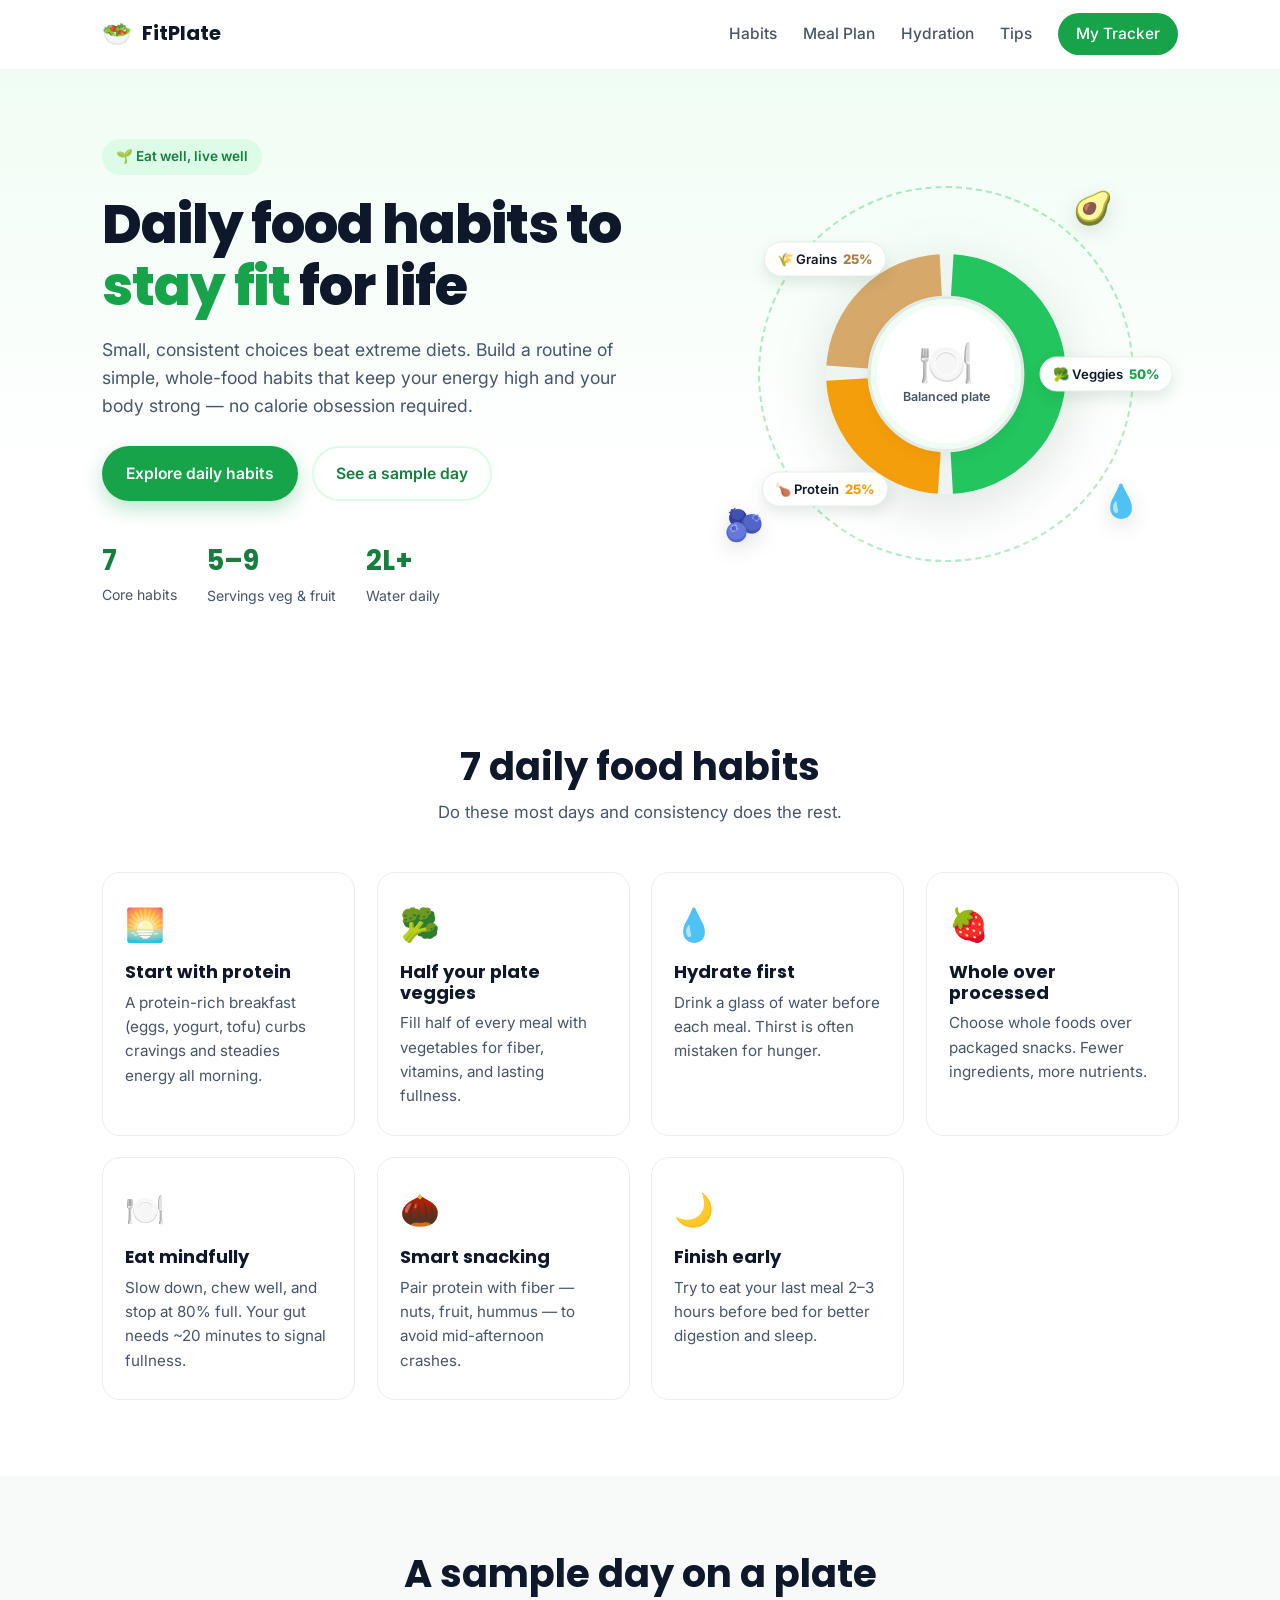
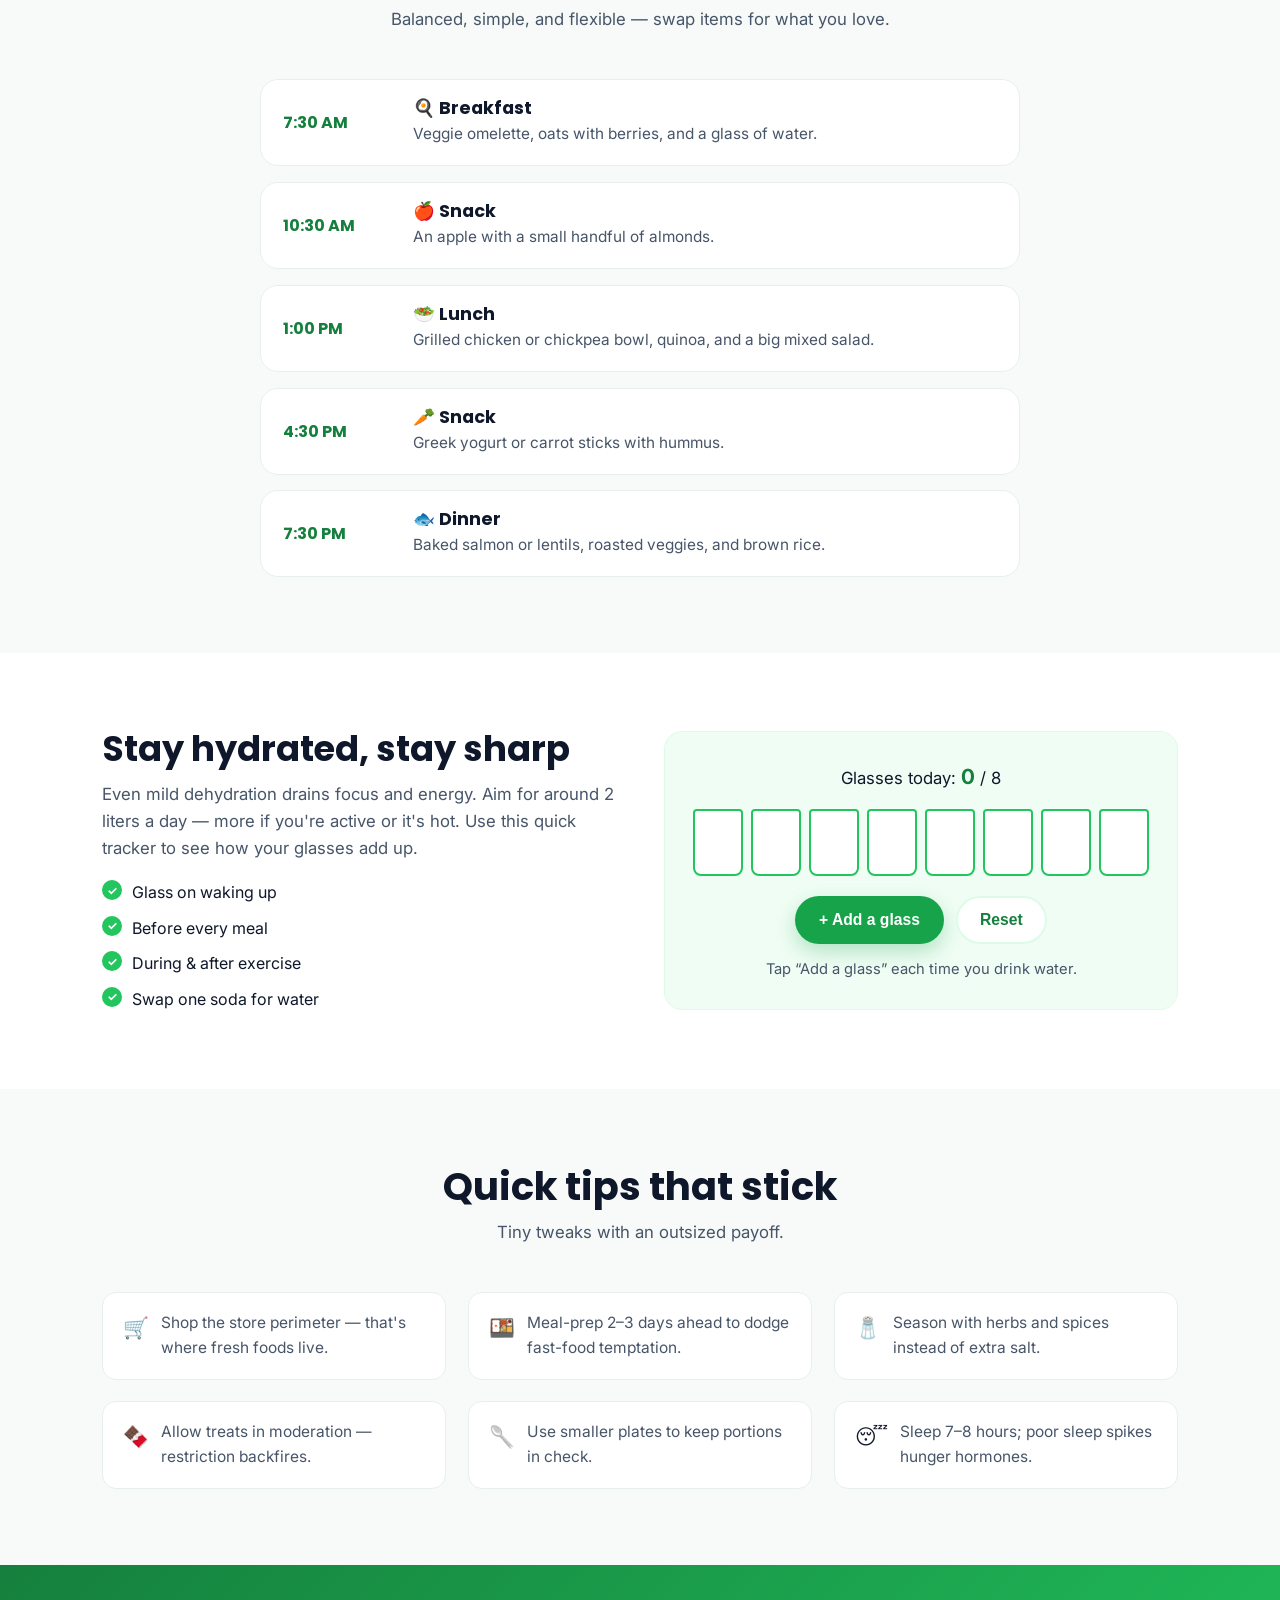
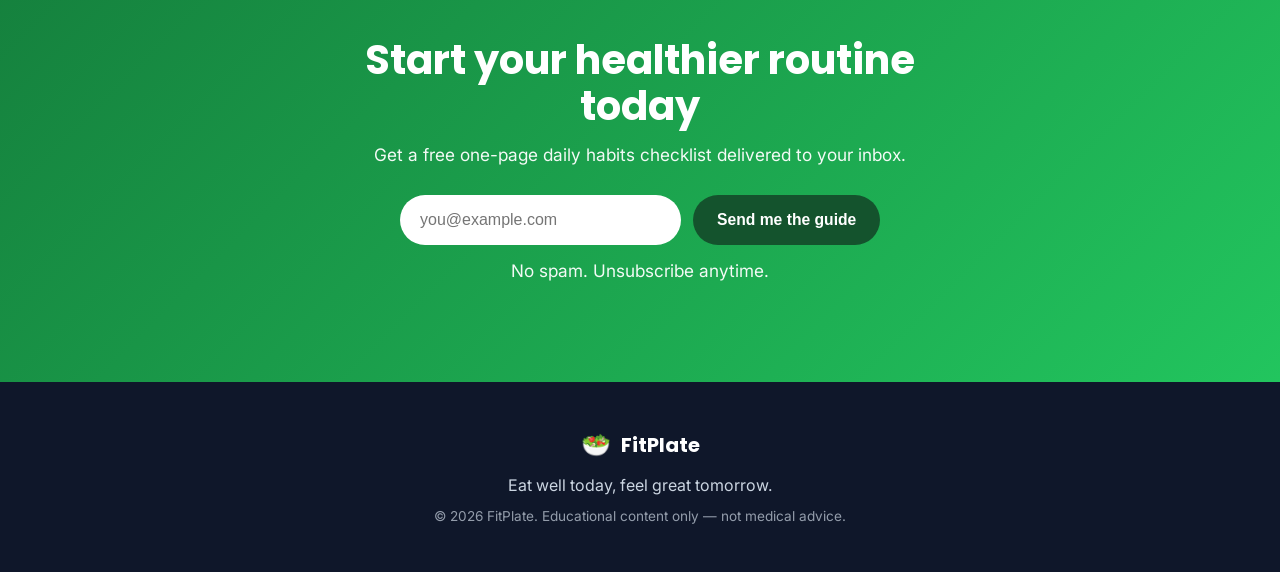
<file: index.html>
<!DOCTYPE html>
<html lang="en">
<head>
  <meta charset="UTF-8" />
  <meta name="viewport" content="width=device-width, initial-scale=1.0" />
  <meta name="description" content="FitPlate — simple daily food habits to stay fit, energized, and healthy for life." />
  <title>FitPlate — Daily Food Habits to Stay Fit</title>
  <link rel="preconnect" href="https://fonts.googleapis.com" />
  <link rel="preconnect" href="https://fonts.gstatic.com" crossorigin />
  <link href="https://fonts.googleapis.com/css2?family=Poppins:wght@400;500;600;700;800&family=Inter:wght@400;500;600&display=swap" rel="stylesheet" />
  <link rel="stylesheet" href="styles.css" />
</head>
<body>
  <!-- Navbar -->
  <header class="nav" id="top">
    <div class="container nav__inner">
      <a href="#top" class="brand">
        <span class="brand__logo">🥗</span>
        <span class="brand__name">FitPlate</span>
      </a>
      <nav class="nav__links" id="navLinks">
        <a href="#habits">Habits</a>
        <a href="#meals">Meal Plan</a>
        <a href="#hydration">Hydration</a>
        <a href="#tips">Tips</a>
        <a href="tracker.html" class="nav__cta">My Tracker</a>
      </nav>
      <button class="nav__toggle" id="navToggle" aria-label="Toggle navigation" aria-expanded="false">
        <span></span><span></span><span></span>
      </button>
    </div>
  </header>

  <!-- Hero -->
  <section class="hero">
    <div class="container hero__inner">
      <div class="hero__content">
        <span class="badge">🌱 Eat well, live well</span>
        <h1>Daily food habits to <span class="accent">stay fit</span> for life</h1>
        <p class="hero__sub">
          Small, consistent choices beat extreme diets. Build a routine of simple,
          whole-food habits that keep your energy high and your body strong — no
          calorie obsession required.
        </p>
        <div class="hero__actions">
          <a href="#habits" class="btn btn--primary">Explore daily habits</a>
          <a href="#meals" class="btn btn--ghost">See a sample day</a>
        </div>
        <div class="hero__stats">
          <div class="stat"><strong id="statHabits">7</strong><span>Core habits</span></div>
          <div class="stat"><strong>5–9</strong><span>Servings veg &amp; fruit</span></div>
          <div class="stat"><strong>2L+</strong><span>Water daily</span></div>
        </div>
      </div>
      <div class="hero__art" aria-hidden="true">
        <div class="orbit"></div>
        <div class="donut">
          <svg viewBox="0 0 200 200" class="donut__svg">
            <circle class="seg seg--track" cx="100" cy="100" r="62"></circle>
            <circle class="seg seg--veg" cx="100" cy="100" r="62"></circle>
            <circle class="seg seg--protein" cx="100" cy="100" r="62"></circle>
            <circle class="seg seg--grain" cx="100" cy="100" r="62"></circle>
          </svg>
          <div class="donut__center">
            <span class="donut__icon">🍽️</span>
            <small>Balanced plate</small>
          </div>
          <span class="seg-label seg-label--veg">🥦 Veggies <b>50%</b></span>
          <span class="seg-label seg-label--protein">🍗 Protein <b>25%</b></span>
          <span class="seg-label seg-label--grain">🌾 Grains <b>25%</b></span>
        </div>
        <div class="float float--1">🥑</div>
        <div class="float float--2">🫐</div>
        <div class="float float--3">💧</div>
      </div>
    </div>
  </section>

  <!-- Habits -->
  <section class="section" id="habits">
    <div class="container">
      <div class="section__head">
        <h2>7 daily food habits</h2>
        <p>Do these most days and consistency does the rest.</p>
      </div>
      <div class="grid grid--habits">
        <article class="card">
          <div class="card__icon">🌅</div>
          <h3>Start with protein</h3>
          <p>A protein-rich breakfast (eggs, yogurt, tofu) curbs cravings and steadies energy all morning.</p>
        </article>
        <article class="card">
          <div class="card__icon">🥦</div>
          <h3>Half your plate veggies</h3>
          <p>Fill half of every meal with vegetables for fiber, vitamins, and lasting fullness.</p>
        </article>
        <article class="card">
          <div class="card__icon">💧</div>
          <h3>Hydrate first</h3>
          <p>Drink a glass of water before each meal. Thirst is often mistaken for hunger.</p>
        </article>
        <article class="card">
          <div class="card__icon">🍓</div>
          <h3>Whole over processed</h3>
          <p>Choose whole foods over packaged snacks. Fewer ingredients, more nutrients.</p>
        </article>
        <article class="card">
          <div class="card__icon">🍽️</div>
          <h3>Eat mindfully</h3>
          <p>Slow down, chew well, and stop at 80% full. Your gut needs ~20 minutes to signal fullness.</p>
        </article>
        <article class="card">
          <div class="card__icon">🌰</div>
          <h3>Smart snacking</h3>
          <p>Pair protein with fiber — nuts, fruit, hummus — to avoid mid-afternoon crashes.</p>
        </article>
        <article class="card">
          <div class="card__icon">🌙</div>
          <h3>Finish early</h3>
          <p>Try to eat your last meal 2–3 hours before bed for better digestion and sleep.</p>
        </article>
      </div>
    </div>
  </section>

  <!-- Meal plan -->
  <section class="section section--alt" id="meals">
    <div class="container">
      <div class="section__head">
        <h2>A sample day on a plate</h2>
        <p>Balanced, simple, and flexible — swap items for what you love.</p>
      </div>
      <div class="timeline">
        <div class="meal">
          <div class="meal__time">7:30 AM</div>
          <div class="meal__body">
            <h3>🍳 Breakfast</h3>
            <p>Veggie omelette, oats with berries, and a glass of water.</p>
          </div>
        </div>
        <div class="meal">
          <div class="meal__time">10:30 AM</div>
          <div class="meal__body">
            <h3>🍎 Snack</h3>
            <p>An apple with a small handful of almonds.</p>
          </div>
        </div>
        <div class="meal">
          <div class="meal__time">1:00 PM</div>
          <div class="meal__body">
            <h3>🥗 Lunch</h3>
            <p>Grilled chicken or chickpea bowl, quinoa, and a big mixed salad.</p>
          </div>
        </div>
        <div class="meal">
          <div class="meal__time">4:30 PM</div>
          <div class="meal__body">
            <h3>🥕 Snack</h3>
            <p>Greek yogurt or carrot sticks with hummus.</p>
          </div>
        </div>
        <div class="meal">
          <div class="meal__time">7:30 PM</div>
          <div class="meal__body">
            <h3>🐟 Dinner</h3>
            <p>Baked salmon or lentils, roasted veggies, and brown rice.</p>
          </div>
        </div>
      </div>
    </div>
  </section>

  <!-- Hydration -->
  <section class="section" id="hydration">
    <div class="container hydration">
      <div class="hydration__text">
        <h2>Stay hydrated, stay sharp</h2>
        <p>
          Even mild dehydration drains focus and energy. Aim for around 2 liters a
          day — more if you're active or it's hot. Use this quick tracker to see how
          your glasses add up.
        </p>
        <ul class="check">
          <li>Glass on waking up</li>
          <li>Before every meal</li>
          <li>During &amp; after exercise</li>
          <li>Swap one soda for water</li>
        </ul>
      </div>
      <div class="hydration__tracker">
        <p class="tracker__label">Glasses today: <strong id="glassCount">0</strong> / 8</p>
        <div class="glasses" id="glasses"></div>
        <div class="tracker__actions">
          <button class="btn btn--primary" id="addGlass">+ Add a glass</button>
          <button class="btn btn--ghost" id="resetGlass">Reset</button>
        </div>
        <p class="tracker__msg" id="trackerMsg">Tap “Add a glass” each time you drink water.</p>
      </div>
    </div>
  </section>

  <!-- Tips -->
  <section class="section section--alt" id="tips">
    <div class="container">
      <div class="section__head">
        <h2>Quick tips that stick</h2>
        <p>Tiny tweaks with an outsized payoff.</p>
      </div>
      <div class="grid grid--tips">
        <div class="tip">🛒 <span>Shop the store perimeter — that's where fresh foods live.</span></div>
        <div class="tip">🍱 <span>Meal-prep 2–3 days ahead to dodge fast-food temptation.</span></div>
        <div class="tip">🧂 <span>Season with herbs and spices instead of extra salt.</span></div>
        <div class="tip">🍫 <span>Allow treats in moderation — restriction backfires.</span></div>
        <div class="tip">🥄 <span>Use smaller plates to keep portions in check.</span></div>
        <div class="tip">😴 <span>Sleep 7–8 hours; poor sleep spikes hunger hormones.</span></div>
      </div>
    </div>
  </section>

  <!-- CTA -->
  <section class="cta" id="cta">
    <div class="container cta__inner">
      <h2>Start your healthier routine today</h2>
      <p>Get a free one-page daily habits checklist delivered to your inbox.</p>
      <form class="cta__form" id="ctaForm" novalidate>
        <input type="email" id="email" placeholder="you@example.com" aria-label="Email address" required />
        <button type="submit" class="btn btn--primary">Send me the guide</button>
      </form>
      <p class="cta__note" id="ctaNote">No spam. Unsubscribe anytime.</p>
    </div>
  </section>

  <!-- Footer -->
  <footer class="footer">
    <div class="container footer__inner">
      <div class="brand">
        <span class="brand__logo">🥗</span>
        <span class="brand__name">FitPlate</span>
      </div>
      <p>Eat well today, feel great tomorrow.</p>
      <p class="footer__copy">© <span id="year"></span> FitPlate. Educational content only — not medical advice.</p>
    </div>
  </footer>

  <script src="script.js"></script>
</body>
</html>
</file>
<file: styles.css>
:root {
  --green-900: #14532d;
  --green-700: #15803d;
  --green-600: #16a34a;
  --green-500: #22c55e;
  --green-100: #dcfce7;
  --green-50: #f0fdf4;
  --amber-500: #f59e0b;
  --ink: #0f172a;
  --muted: #475569;
  --bg: #ffffff;
  --bg-alt: #f7faf8;
  --card: #ffffff;
  --border: #e6efe8;
  --shadow: 0 10px 30px rgba(16, 70, 40, 0.08);
  --shadow-lg: 0 24px 50px rgba(16, 70, 40, 0.16);
  --radius: 18px;
  --maxw: 1120px;
  /* Framer-Motion-style easing curves */
  --ease-out: cubic-bezier(0.22, 1, 0.36, 1);     /* expo-out, smooth settle */
  --ease-spring: cubic-bezier(0.34, 1.56, 0.64, 1); /* slight overshoot */
  --ease-soft: cubic-bezier(0.4, 0, 0.2, 1);
}

* { box-sizing: border-box; margin: 0; padding: 0; }

html { scroll-behavior: smooth; }

body {
  font-family: "Inter", system-ui, -apple-system, sans-serif;
  color: var(--ink);
  background: var(--bg);
  line-height: 1.6;
  -webkit-font-smoothing: antialiased;
}

h1, h2, h3, .brand__name { font-family: "Poppins", sans-serif; line-height: 1.15; }

.container { width: 100%; max-width: var(--maxw); margin: 0 auto; padding: 0 22px; }

.accent { color: var(--green-600); }

/* Buttons */
.btn {
  position: relative; overflow: hidden;
  display: inline-flex; align-items: center; justify-content: center;
  gap: 8px; padding: 13px 22px; border-radius: 999px;
  font-weight: 600; font-size: 0.98rem; cursor: pointer;
  text-decoration: none; border: 2px solid transparent;
  transition: transform 0.35s var(--ease-spring), box-shadow 0.3s var(--ease-out), background 0.25s var(--ease-soft), border-color 0.25s var(--ease-soft);
  will-change: transform;
}
/* sheen sweep on hover */
.btn::after {
  content: ""; position: absolute; top: 0; left: -120%; width: 60%; height: 100%;
  background: linear-gradient(100deg, transparent, rgba(255,255,255,0.35), transparent);
  transform: skewX(-18deg); transition: left 0.6s var(--ease-out); pointer-events: none;
}
.btn:hover::after { left: 140%; }
.btn:active { transform: translateY(0) scale(0.96); }
.btn--primary { background: var(--green-600); color: #fff; box-shadow: 0 8px 20px rgba(22, 163, 74, 0.28); }
.btn--primary:hover { background: var(--green-700); transform: translateY(-3px); box-shadow: 0 14px 28px rgba(22, 163, 74, 0.34); }
.btn--ghost { background: #fff; color: var(--green-700); border-color: var(--green-100); }
.btn--ghost:hover { border-color: var(--green-500); transform: translateY(-3px); box-shadow: var(--shadow); }

/* Scroll progress bar */
.progress {
  position: fixed; top: 0; left: 0; height: 3px; width: 0;
  background: linear-gradient(90deg, var(--green-500), var(--green-700));
  z-index: 100; transition: width 0.1s linear;
}

/* Nav */
.nav {
  position: sticky; top: 0; z-index: 50;
  background: rgba(255, 255, 255, 0.72);
  backdrop-filter: blur(10px);
  border-bottom: 1px solid transparent;
  transition: background 0.35s var(--ease-out), box-shadow 0.35s var(--ease-out), border-color 0.35s var(--ease-out);
}
.nav.scrolled {
  background: rgba(255, 255, 255, 0.92);
  box-shadow: 0 6px 24px rgba(16, 70, 40, 0.07);
  border-bottom-color: var(--border);
}
.nav__inner { display: flex; align-items: center; justify-content: space-between; height: 68px; }
.brand { display: flex; align-items: center; gap: 10px; text-decoration: none; color: var(--ink); font-weight: 700; }
.brand__logo { font-size: 1.5rem; transition: transform 0.45s var(--ease-spring); }
.brand:hover .brand__logo { transform: rotate(-12deg) scale(1.12); }
.brand__name { font-size: 1.25rem; font-weight: 700; }
.nav__links { display: flex; align-items: center; gap: 26px; }
.nav__links a { position: relative; text-decoration: none; color: var(--muted); font-weight: 500; font-size: 0.97rem; transition: color 0.25s var(--ease-soft); }
.nav__links a:not(.nav__cta)::after {
  content: ""; position: absolute; left: 0; bottom: -4px; height: 2px; width: 100%;
  background: var(--green-600); transform: scaleX(0); transform-origin: left;
  transition: transform 0.3s var(--ease-out);
}
.nav__links a:not(.nav__cta):hover::after { transform: scaleX(1); }
.nav__links a:hover { color: var(--green-700); }
.nav__cta { background: var(--green-600); color: #fff !important; padding: 9px 18px; border-radius: 999px; transition: background 0.25s var(--ease-soft), transform 0.35s var(--ease-spring), box-shadow 0.3s var(--ease-out); }
.nav__cta:hover { background: var(--green-700); transform: translateY(-2px); box-shadow: 0 8px 18px rgba(22,163,74,0.3); }
.nav__toggle { display: none; flex-direction: column; gap: 5px; background: none; border: none; cursor: pointer; padding: 6px; }
.nav__toggle span { width: 24px; height: 2.5px; background: var(--ink); border-radius: 2px; transition: 0.3s; }

/* Hero */
.hero { background: linear-gradient(180deg, var(--green-50), #fff 70%); padding: 70px 0 60px; overflow: hidden; }
.hero__inner { display: grid; grid-template-columns: 1.1fr 0.9fr; gap: 48px; align-items: center; }
.badge {
  display: inline-block; background: var(--green-100); color: var(--green-700);
  padding: 7px 14px; border-radius: 999px; font-weight: 600; font-size: 0.85rem; margin-bottom: 18px;
  box-shadow: 0 0 0 0 rgba(34, 197, 94, 0.45); animation: badgePulse 2.6s var(--ease-out) infinite;
}
@keyframes badgePulse {
  0% { box-shadow: 0 0 0 0 rgba(34, 197, 94, 0.4); }
  60%, 100% { box-shadow: 0 0 0 12px rgba(34, 197, 94, 0); }
}
.hero h1 { font-size: clamp(2.1rem, 5vw, 3.4rem); font-weight: 800; letter-spacing: -0.02em; }
.hero__sub { color: var(--muted); font-size: 1.1rem; margin: 18px 0 26px; max-width: 540px; }
.hero__actions { display: flex; flex-wrap: wrap; gap: 14px; }
.hero__stats { display: flex; gap: 30px; margin-top: 38px; }
.stat { transition: transform 0.4s var(--ease-spring); }
.stat:hover { transform: translateY(-4px); }
.stat strong { display: block; font-family: "Poppins", sans-serif; font-size: 1.7rem; color: var(--green-700); }
.stat span { color: var(--muted); font-size: 0.88rem; }

/* Hero entrance (staggered) */
.hero__content > * { opacity: 0; transform: translateY(22px); animation: heroIn 0.8s var(--ease-out) forwards; }
.hero__content > *:nth-child(1) { animation-delay: 0.05s; }
.hero__content > *:nth-child(2) { animation-delay: 0.15s; }
.hero__content > *:nth-child(3) { animation-delay: 0.25s; }
.hero__content > *:nth-child(4) { animation-delay: 0.35s; }
.hero__content > *:nth-child(5) { animation-delay: 0.45s; }
.hero__art { opacity: 0; transform: scale(0.9); animation: artIn 1s var(--ease-out) 0.3s forwards; }
@keyframes heroIn { to { opacity: 1; transform: none; } }
@keyframes artIn { to { opacity: 1; transform: none; } }

/* Hero art — balanced-plate donut */
.hero__art { position: relative; display: grid; place-items: center; min-height: 400px; }

/* slow-rotating dashed accent ring */
.orbit {
  position: absolute; width: 376px; height: 376px; border-radius: 50%;
  border: 2px dashed rgba(34, 197, 94, 0.35);
  animation: spin 38s linear infinite;
}
@keyframes spin { to { transform: rotate(360deg); } }

.donut {
  position: relative; width: 320px; height: 320px;
  animation: floaty 7s ease-in-out infinite;
}
@keyframes floaty { 0%, 100% { transform: translateY(0); } 50% { transform: translateY(-10px); } }

.donut__svg { width: 100%; height: 100%; display: block; filter: drop-shadow(0 14px 26px rgba(16, 70, 40, 0.16)); }
.seg { fill: none; stroke-width: 26; stroke-linecap: butt; }
.seg--track { stroke: #eef5f0; }
/* dasharrays computed for r=62 (circ ≈ 389.56): veg 50%, protein/grain 25% each, ~8u gaps */
.seg--veg     { stroke: var(--green-500); stroke-dasharray: 186.78 202.78; stroke-dashoffset: -4;     transform: rotate(-90deg); transform-origin: 50% 50%; }
.seg--protein { stroke: var(--amber-500); stroke-dasharray: 89.39 300.17;  stroke-dashoffset: -198.78; transform: rotate(-90deg); transform-origin: 50% 50%; }
.seg--grain   { stroke: #d6a86a;          stroke-dasharray: 89.39 300.17;  stroke-dashoffset: -296.17; transform: rotate(-90deg); transform-origin: 50% 50%; }

.donut__center {
  position: absolute; top: 50%; left: 50%; transform: translate(-50%, -50%);
  width: 150px; height: 150px; background: #fff; border-radius: 50%;
  display: grid; place-content: center; text-align: center; gap: 2px;
  box-shadow: inset 0 0 0 6px var(--green-50), 0 6px 16px rgba(16, 70, 40, 0.08);
}
.donut__icon { font-size: 2.8rem; line-height: 1; }
.donut__center small { color: var(--muted); font-size: 0.78rem; font-weight: 600; }

.seg-label {
  position: absolute; transform: translate(-50%, -50%);
  display: inline-flex; align-items: center; gap: 6px;
  background: #fff; border: 1px solid var(--border); border-radius: 999px;
  padding: 6px 12px; font-size: 0.82rem; font-weight: 600; white-space: nowrap;
  box-shadow: 0 6px 16px rgba(16, 70, 40, 0.12);
  opacity: 0; animation: labelIn 0.5s var(--ease-spring) forwards;
}
.seg-label b { font-weight: 800; }
.seg-label--veg     { top: 50%;  left: 100%; animation-delay: 0.9s; }
.seg-label--veg b     { color: var(--green-600); }
.seg-label--protein { top: 86%;  left: 12%;  animation-delay: 1.05s; }
.seg-label--protein b { color: var(--amber-500); }
.seg-label--grain   { top: 14%;  left: 12%;  animation-delay: 1.2s; }
.seg-label--grain b   { color: #b07d3e; }
@keyframes labelIn { from { opacity: 0; transform: translate(-50%, -50%) scale(0.8); } to { opacity: 1; transform: translate(-50%, -50%) scale(1); } }

.hero__art:hover .donut { animation-play-state: paused; }
.hero__art:hover .donut__svg { filter: drop-shadow(0 18px 34px rgba(16, 70, 40, 0.22)); }

.float { position: absolute; font-size: 2rem; filter: drop-shadow(0 6px 10px rgba(0,0,0,0.12)); z-index: 2; }
.float--1 { top: 2%; right: 14%; animation: bob 4s ease-in-out infinite; }
.float--2 { bottom: 6%; left: 2%; animation: bob 5s ease-in-out infinite; }
.float--3 { bottom: 12%; right: 8%; animation: bob 4.5s ease-in-out infinite; }
@keyframes bob { 0%,100% { transform: translateY(0); } 50% { transform: translateY(-12px); } }

/* Sections */
.section { padding: 76px 0; }
.section--alt { background: var(--bg-alt); }
.section__head { text-align: center; max-width: 620px; margin: 0 auto 46px; }
.section__head h2 { font-size: clamp(1.7rem, 4vw, 2.4rem); }
.section__head p { color: var(--muted); margin-top: 10px; font-size: 1.05rem; }

/* Cards grid */
.grid { display: grid; gap: 22px; }
.grid--habits { grid-template-columns: repeat(4, 1fr); }
.card {
  background: var(--card); border: 1px solid var(--border); border-radius: var(--radius);
  padding: 26px 22px; will-change: transform;
  transition: transform 0.4s var(--ease-out), box-shadow 0.4s var(--ease-out), border-color 0.3s var(--ease-soft);
}
.card:hover { transform: translateY(-8px); box-shadow: var(--shadow-lg); border-color: var(--green-100); }
.card__icon {
  font-size: 2rem; margin-bottom: 12px; display: inline-block;
  transition: transform 0.45s var(--ease-spring);
}
.card:hover .card__icon { transform: scale(1.18) rotate(-6deg); }
.card h3 { font-size: 1.12rem; margin-bottom: 8px; }
.card p { color: var(--muted); font-size: 0.95rem; }

/* Timeline / meals */
.timeline { max-width: 760px; margin: 0 auto; display: flex; flex-direction: column; gap: 16px; }
.meal {
  display: grid; grid-template-columns: 110px 1fr; gap: 20px; align-items: center;
  background: #fff; border: 1px solid var(--border); border-radius: var(--radius);
  padding: 18px 22px; will-change: transform;
  transition: transform 0.4s var(--ease-out), box-shadow 0.4s var(--ease-out), border-color 0.3s var(--ease-soft);
}
.meal:hover { transform: translateX(8px); box-shadow: var(--shadow); border-color: var(--green-100); }
.meal__time { font-family: "Poppins", sans-serif; font-weight: 700; color: var(--green-700); }
.meal__body h3 { font-size: 1.1rem; margin-bottom: 4px; }
.meal__body p { color: var(--muted); font-size: 0.96rem; }

/* Hydration */
.hydration { display: grid; grid-template-columns: 1fr 1fr; gap: 48px; align-items: center; }
.hydration__text h2 { font-size: clamp(1.6rem, 4vw, 2.2rem); margin-bottom: 12px; }
.hydration__text p { color: var(--muted); font-size: 1.05rem; }
.check { list-style: none; margin-top: 18px; display: grid; gap: 10px; }
.check li { position: relative; padding-left: 30px; color: var(--ink); }
.check li::before { content: "✓"; position: absolute; left: 0; top: 0; color: #fff; background: var(--green-500);
  width: 20px; height: 20px; border-radius: 50%; display: grid; place-items: center; font-size: 0.75rem; font-weight: 700; }
.hydration__tracker { background: var(--green-50); border: 1px solid var(--green-100); border-radius: var(--radius); padding: 28px; text-align: center; }
.tracker__label { font-size: 1.05rem; margin-bottom: 16px; }
.tracker__label strong { color: var(--green-700); font-size: 1.3rem; }
.glasses { display: grid; grid-template-columns: repeat(8, 1fr); gap: 8px; margin-bottom: 20px; }
.glass { aspect-ratio: 3 / 4; border: 2px solid var(--green-500); border-radius: 4px 4px 8px 8px; background: #fff; position: relative; overflow: hidden; transition: border-color 0.3s var(--ease-soft), transform 0.4s var(--ease-spring); }
.glass::before { content: ""; position: absolute; left: 0; right: 0; bottom: 0; height: 0; background: linear-gradient(180deg, #bae6fd, #38bdf8); transition: height 0.45s var(--ease-out); }
.glass.filled { border-color: #0ea5e9; transform: translateY(-2px); }
.glass.filled::before { height: 100%; }
.tracker__actions { display: flex; gap: 12px; justify-content: center; flex-wrap: wrap; }
.tracker__msg { margin-top: 14px; color: var(--muted); font-size: 0.92rem; min-height: 1.2em; }

/* Tips */
.grid--tips { grid-template-columns: repeat(3, 1fr); }
.tip {
  display: flex; gap: 12px; align-items: flex-start; background: #fff; border: 1px solid var(--border);
  border-radius: 14px; padding: 18px 20px; font-size: 1.3rem; will-change: transform;
  transition: transform 0.4s var(--ease-out), box-shadow 0.4s var(--ease-out), border-color 0.3s var(--ease-soft);
}
.tip:hover { transform: translateY(-5px); box-shadow: var(--shadow); border-color: var(--green-100); }
.tip span { color: var(--muted); font-size: 0.97rem; font-family: "Inter", sans-serif; }

/* CTA */
.cta { background: linear-gradient(135deg, var(--green-700), var(--green-500)); color: #fff; padding: 72px 0; text-align: center; }
.cta__inner { max-width: 620px; }
.cta h2 { font-size: clamp(1.8rem, 4vw, 2.5rem); }
.cta p { opacity: 0.95; margin: 12px 0 26px; font-size: 1.08rem; }
.cta__form { display: flex; gap: 12px; max-width: 480px; margin: 0 auto; flex-wrap: wrap; }
.cta__form input { flex: 1 1 220px; padding: 14px 18px; border-radius: 999px; border: 2px solid transparent; font-size: 1rem; outline: none; transition: box-shadow 0.3s var(--ease-out), transform 0.3s var(--ease-out); }
.cta__form input:focus { box-shadow: 0 0 0 4px rgba(255,255,255,0.55); transform: translateY(-1px); }
.cta__form .btn--primary { background: var(--green-900); box-shadow: none; }
.cta__form .btn--primary:hover { background: #0b3d20; }
.cta__note { margin-top: 16px; font-size: 0.9rem; opacity: 0.9; }

/* Footer */
.footer { background: var(--ink); color: #cbd5e1; padding: 44px 0; text-align: center; }
.footer__inner { display: grid; gap: 8px; place-items: center; }
.footer .brand { color: #fff; }
.footer__copy { font-size: 0.85rem; opacity: 0.7; }

/* Responsive */
@media (max-width: 980px) {
  .grid--habits { grid-template-columns: repeat(2, 1fr); }
}
@media (max-width: 860px) {
  .hero__inner { grid-template-columns: 1fr; }
  .hero__art { order: -1; min-height: 360px; }
  .hydration { grid-template-columns: 1fr; }
  .grid--tips { grid-template-columns: 1fr 1fr; }
  .nav__links {
    position: absolute; top: 68px; left: 0; right: 0; background: #fff; flex-direction: column;
    gap: 0; padding: 0; max-height: 0; overflow: hidden; border-bottom: 1px solid var(--border);
    transition: max-height 0.3s ease;
  }
  .nav__links.open { max-height: 360px; padding: 10px 0; }
  .nav__links a { padding: 12px 22px; width: 100%; }
  .nav__cta { margin: 8px 22px; text-align: center; }
  .nav__toggle { display: flex; }
}
@media (max-width: 560px) {
  .grid--habits, .grid--tips { grid-template-columns: 1fr; }
  .hero__stats { gap: 20px; }
  .meal { grid-template-columns: 84px 1fr; gap: 12px; }
  .glasses { grid-template-columns: repeat(4, 1fr); }
  /* shrink hero donut so pill labels never overflow on small screens */
  .hero__art { min-height: 320px; }
  .donut { animation: none; transform: scale(0.82); }
  .orbit { width: 320px; height: 320px; }
}

/* Scroll-reveal system (toggled by JS via IntersectionObserver) */
.reveal { opacity: 0; transform: translateY(28px); will-change: opacity, transform;
  transition: opacity 0.7s var(--ease-out), transform 0.7s var(--ease-out); }
.reveal.is-visible { opacity: 1; transform: none; }
.reveal--left { transform: translateX(-32px); }
.reveal--right { transform: translateX(32px); }
.reveal--scale { transform: scale(0.94); }

/* Respect users who prefer reduced motion */
@media (prefers-reduced-motion: reduce) {
  * { animation-duration: 0.001ms !important; animation-iteration-count: 1 !important;
      transition-duration: 0.001ms !important; scroll-behavior: auto !important; }
  .reveal { opacity: 1 !important; transform: none !important; }
  .orbit, .donut, .float { animation: none !important; }
  .seg-label { opacity: 1 !important; }
}

/* =====================================================================
   Tracker page
   ===================================================================== */
[hidden] { display: none !important; }
.nav--solid { background: #fff; border-bottom-color: var(--border); }
.btn--block { width: 100%; }
.nav__user { color: var(--ink); font-weight: 600; font-size: 0.9rem; max-width: 180px; overflow: hidden; text-overflow: ellipsis; white-space: nowrap; }
.nav__authbtn { padding: 8px 16px; font-size: 0.9rem; }

.tracker { padding: 36px 0 80px; }
.tracker__head { display: flex; align-items: flex-start; justify-content: space-between; gap: 16px; flex-wrap: wrap; margin-bottom: 24px; }
.tracker__head h1 { font-size: clamp(1.8rem, 4vw, 2.6rem); }
.tracker__sub { color: var(--muted); margin-top: 6px; max-width: 560px; }
.tracker__mode { background: var(--green-50); color: var(--green-700); border: 1px solid var(--green-100); padding: 8px 14px; border-radius: 999px; font-size: 0.85rem; font-weight: 600; white-space: nowrap; }
.tracker__mode.is-cloud { background: #eff6ff; color: #1d4ed8; border-color: #dbeafe; }

.panel { background: #fff; border: 1px solid var(--border); border-radius: var(--radius); padding: 24px; margin-bottom: 26px; box-shadow: 0 10px 30px rgba(16, 70, 40, 0.05); }
.panel__head { display: flex; align-items: center; justify-content: space-between; gap: 14px; margin-bottom: 18px; flex-wrap: wrap; }
.panel__head h2 { font-size: 1.4rem; }
.panel__date { color: var(--muted); font-size: 0.95rem; font-weight: 500; }

.today__grid { display: grid; grid-template-columns: 1fr 1.3fr; gap: 22px; }
.today__card { background: var(--bg-alt); border: 1px solid var(--border); border-radius: 14px; padding: 20px; }
.today__card h3 { font-size: 1.1rem; margin-bottom: 16px; }

/* Water control */
.water { display: flex; align-items: center; justify-content: space-between; gap: 14px; }
.water__btn { width: 44px; height: 44px; border-radius: 50%; border: 2px solid var(--green-100); background: #fff; color: var(--green-700); font-size: 1.4rem; line-height: 1; cursor: pointer; transition: transform 0.3s var(--ease-spring), background 0.2s var(--ease-soft), border-color 0.2s var(--ease-soft); }
.water__btn:hover { background: var(--green-50); border-color: var(--green-500); transform: translateY(-2px); }
.water__btn:active { transform: scale(0.92); }
.water__count { text-align: center; }
.water__count strong { display: block; font-family: "Poppins", sans-serif; font-size: 2rem; color: var(--green-700); line-height: 1; }
.water__count span { color: var(--muted); font-size: 0.85rem; }
.water__bar { margin-top: 16px; height: 10px; border-radius: 999px; background: #e2e8f0; overflow: hidden; }
.water__bar span { display: block; height: 100%; width: 0; border-radius: 999px; background: linear-gradient(90deg, #38bdf8, #0ea5e9); transition: width 0.5s var(--ease-out); }

/* Food form + list */
.food__form { display: flex; gap: 10px; flex-wrap: wrap; }
.food__form select, .food__form input { padding: 11px 14px; border-radius: 10px; border: 1px solid var(--border); font-size: 0.95rem; outline: none; font-family: inherit; transition: border-color 0.2s var(--ease-soft), box-shadow 0.2s var(--ease-out); background: #fff; }
.food__form select { flex: 0 0 auto; }
.food__form input { flex: 1 1 180px; }
.food__form select:focus, .food__form input:focus { border-color: var(--green-500); box-shadow: 0 0 0 3px rgba(34,197,94,0.15); }
.food__form .btn { padding: 11px 18px; }
.food__list { list-style: none; margin: 16px 0 0; padding: 0; display: grid; gap: 8px; }
.food__item { display: flex; align-items: center; gap: 10px; background: #fff; border: 1px solid var(--border); border-radius: 10px; padding: 10px 12px; animation: foodIn 0.35s var(--ease-out); }
@keyframes foodIn { from { opacity: 0; transform: translateY(-6px); } to { opacity: 1; transform: none; } }
.food__meal { font-size: 1.2rem; }
.food__txt { flex: 1; font-size: 0.95rem; }
.food__txt b { font-weight: 700; }
.food__del { margin-left: auto; width: 26px; height: 26px; border-radius: 50%; border: none; background: #fef2f2; color: #dc2626; font-size: 1.1rem; line-height: 1; cursor: pointer; transition: background 0.2s, transform 0.2s var(--ease-spring); }
.food__del:hover { background: #fee2e2; transform: scale(1.1); }
.food__empty { color: var(--muted); font-size: 0.92rem; padding: 6px 2px; }
.food__item--ro { background: var(--bg-alt); }

/* Calendar */
.cal__nav { display: flex; align-items: center; gap: 12px; }
.cal__month { font-weight: 700; font-size: 1.05rem; min-width: 150px; text-align: center; }
.cal__weekdays { display: grid; grid-template-columns: repeat(7, 1fr); gap: 8px; margin-bottom: 8px; }
.cal__weekdays span { text-align: center; font-size: 0.78rem; font-weight: 700; color: var(--muted); text-transform: uppercase; letter-spacing: 0.04em; }
.cal__grid { display: grid; grid-template-columns: repeat(7, 1fr); gap: 8px; }
.cal__cell { min-height: 72px; border: 1px solid var(--border); border-radius: 12px; background: #fff; padding: 8px; display: flex; flex-direction: column; align-items: flex-start; gap: 4px; cursor: pointer; font-family: inherit; text-align: left; transition: transform 0.25s var(--ease-spring), box-shadow 0.25s var(--ease-out), border-color 0.2s var(--ease-soft); }
.cal__cell:hover { transform: translateY(-3px); box-shadow: var(--shadow); border-color: var(--green-100); }
.cal__cell--empty { background: transparent; border: none; cursor: default; }
.cal__cell--empty:hover { transform: none; box-shadow: none; }
.cal__num { font-weight: 700; font-size: 0.92rem; color: var(--ink); }
.cal__cell.is-today { border-color: var(--green-500); }
.cal__cell.is-today .cal__num { color: var(--green-700); }
.cal__cell.is-selected { box-shadow: 0 0 0 2px var(--green-500) inset; }
.cal__cell.has-log { background: var(--green-50); }
.cal__meta { display: flex; flex-wrap: wrap; gap: 4px; margin-top: auto; }
.cal__meta i { font-style: normal; font-size: 0.72rem; font-weight: 600; background: #fff; border: 1px solid var(--border); border-radius: 6px; padding: 1px 5px; color: var(--ink); }
.cal__hint { color: var(--muted); font-size: 0.85rem; margin-top: 14px; text-align: center; }

/* Modals */
.modal { position: fixed; inset: 0; z-index: 200; display: grid; place-items: center; padding: 20px; }
.modal[hidden] { display: none; }
.modal__backdrop { position: absolute; inset: 0; background: rgba(15, 23, 42, 0.45); backdrop-filter: blur(2px); animation: fadeIn 0.25s var(--ease-out); }
.modal__card { position: relative; background: #fff; border-radius: 18px; padding: 30px 26px; width: 100%; max-width: 420px; box-shadow: var(--shadow-lg); animation: modalIn 0.35s var(--ease-spring); max-height: 90vh; overflow-y: auto; }
@keyframes fadeIn { from { opacity: 0; } to { opacity: 1; } }
@keyframes modalIn { from { opacity: 0; transform: translateY(16px) scale(0.97); } to { opacity: 1; transform: none; } }
.modal__close { position: absolute; top: 12px; right: 14px; background: none; border: none; font-size: 1.6rem; line-height: 1; color: var(--muted); cursor: pointer; transition: color 0.2s, transform 0.2s var(--ease-spring); }
.modal__close:hover { color: var(--ink); transform: rotate(90deg); }
.modal__card h2 { font-size: 1.4rem; }
.modal__sub { color: var(--muted); margin: 8px 0 18px; font-size: 0.95rem; }
.modal__card form { display: grid; gap: 14px; }
.modal__card label { display: grid; gap: 6px; font-weight: 600; font-size: 0.9rem; }
.modal__card input { padding: 12px 14px; border-radius: 10px; border: 1px solid var(--border); font-size: 0.97rem; outline: none; font-family: inherit; transition: border-color 0.2s, box-shadow 0.2s var(--ease-out); }
.modal__card input:focus { border-color: var(--green-500); box-shadow: 0 0 0 3px rgba(34,197,94,0.15); }
.modal__error { background: #fef2f2; color: #b91c1c; border: 1px solid #fecaca; border-radius: 8px; padding: 8px 12px; font-size: 0.88rem; margin: 0; }
.modal__note { background: var(--green-50); color: var(--green-700); border: 1px solid var(--green-100); border-radius: 8px; padding: 8px 12px; font-size: 0.88rem; margin: 0; }
.modal__switch { margin-top: 16px; text-align: center; font-size: 0.92rem; color: var(--muted); }
.modal__switch a { color: var(--green-700); font-weight: 600; text-decoration: none; }
.modal__switch a:hover { text-decoration: underline; }
.day__water { font-size: 1.05rem; margin: 6px 0 14px; }
.day__water strong { color: var(--green-700); }
#dayFoods { margin-bottom: 18px; }

@media (max-width: 720px) {
  .today__grid { grid-template-columns: 1fr; }
  .cal__cell { min-height: 60px; padding: 6px; }
  .cal__meta i { font-size: 0.66rem; }
  .nav--solid .nav__user { display: none; }
}
</file>
